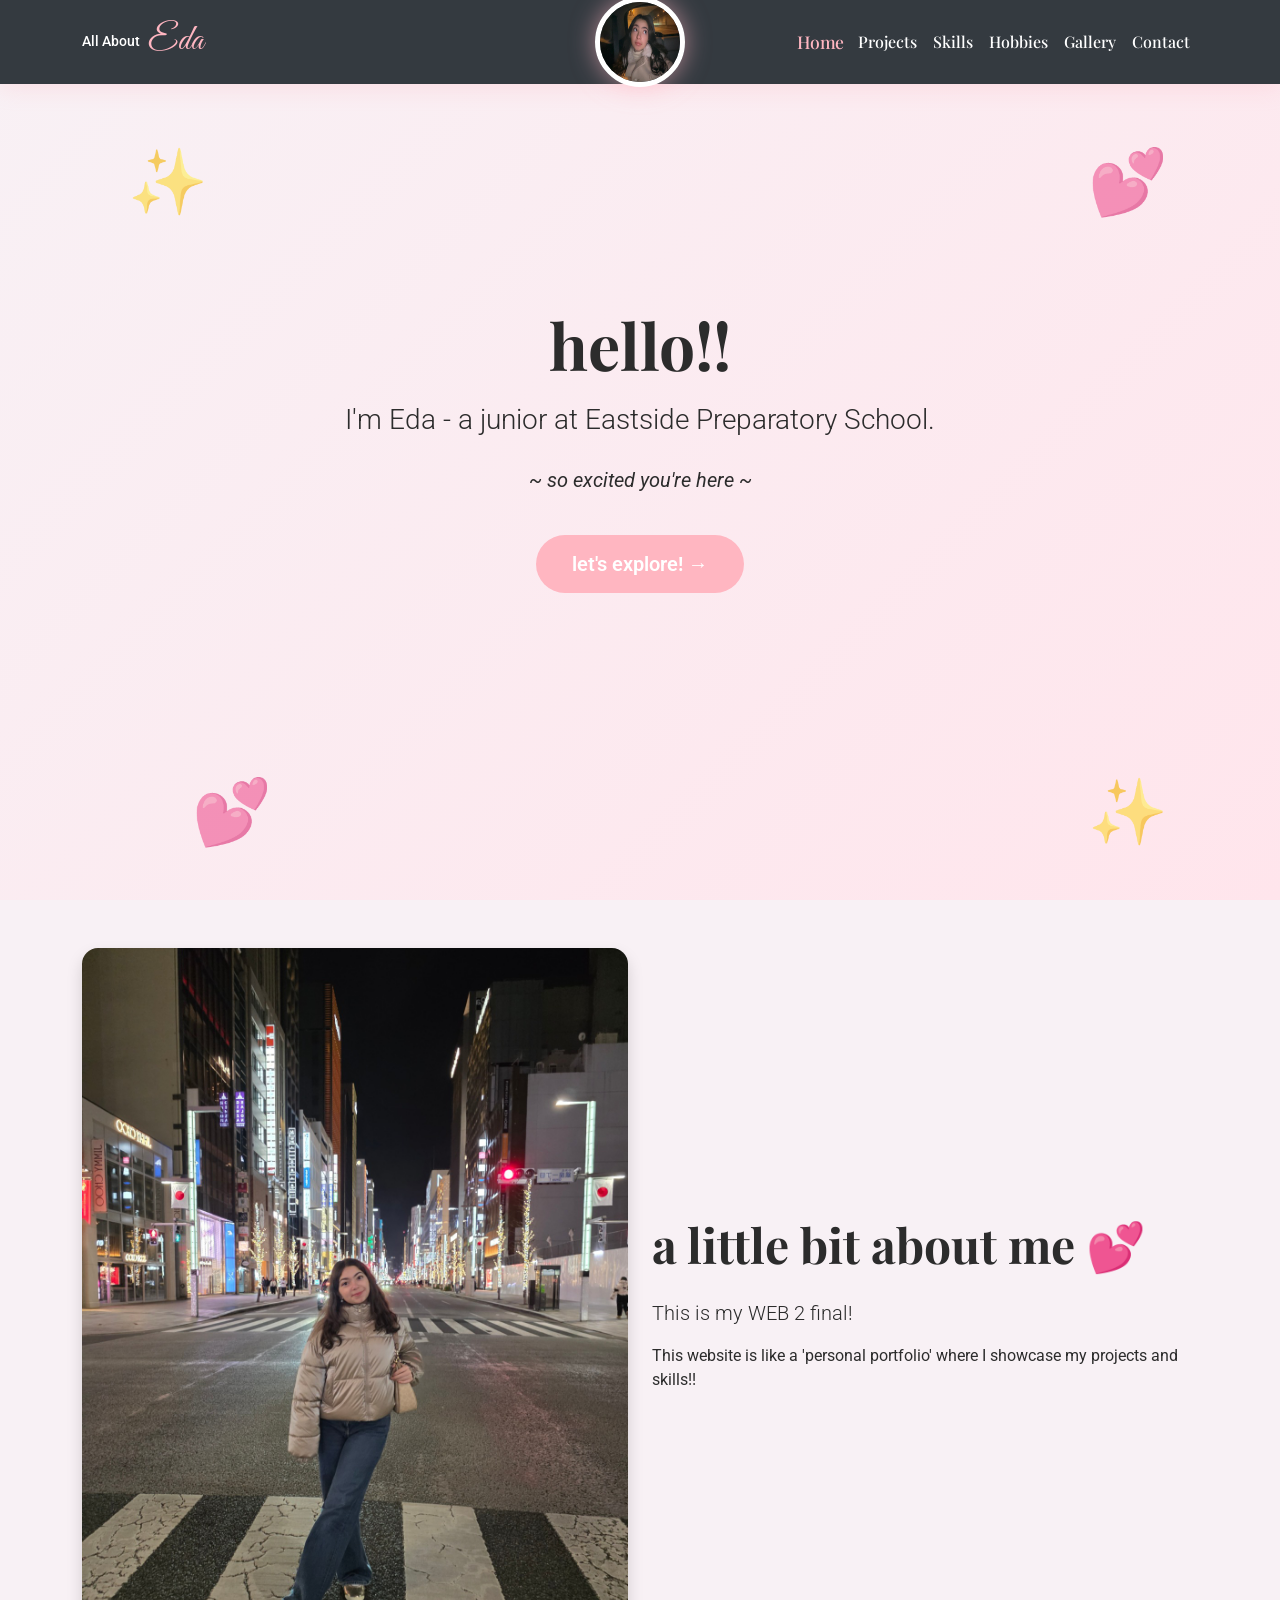
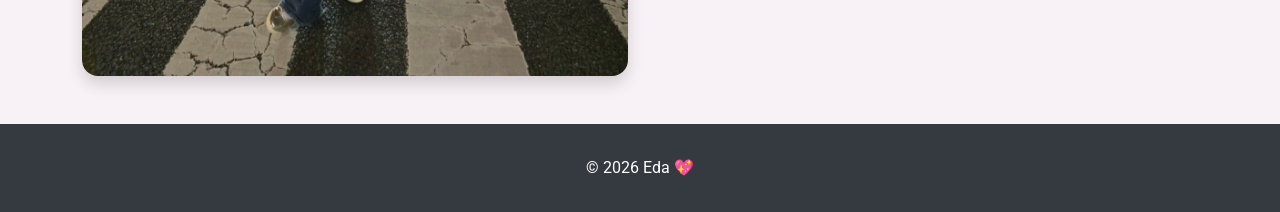
<file: index.html>
<!DOCTYPE html>
<html lang="en">
<head>
  <meta charset="UTF-8">
  <meta name="viewport" content="width=device-width, initial-scale=1.0">
  <title>All About Eda ✨</title>
  <link href="https://cdn.jsdelivr.net/npm/bootstrap@5.3.3/dist/css/bootstrap.min.css" rel="stylesheet">
  <link href="https://fonts.googleapis.com/css2?family=Great+Vibes&family=Playfair+Display:wght@400;700&family=Roboto:wght@300;400;700&display=swap" rel="stylesheet">
  <link href="https://unpkg.com/aos@2.3.1/dist/aos.css" rel="stylesheet">
  <link rel="stylesheet" href="css/styles.css">
</head>
<body>

  <!-- NAVBAR - exactly matches your screenshot vibe + bubbly logo float -->
  <nav class="navbar navbar-expand-lg navbar-dark fixed-top">
    <div class="container position-relative">
      <a class="navbar-brand d-flex align-items-center" href="index.html">
        <span class="brand-regular">All About</span>
        <span class="brand-cursive ms-2">Eda</span>
      </a>

      <img src="images/logo.jpeg" 
           class="navbar-logo position-absolute start-50 translate-middle-x" 
           alt="logo" 
           width="90" height="90">

      <button class="navbar-toggler" type="button" data-bs-toggle="collapse" data-bs-target="#navbarNav" aria-controls="navbarNav" aria-expanded="false" aria-label="Toggle navigation">
        <span class="navbar-toggler-icon"></span>
      </button>

      <div class="collapse navbar-collapse" id="navbarNav">
        <ul class="navbar-nav ms-auto">
          <li class="nav-item"><a class="nav-link active" href="index.html">Home</a></li>
          <li class="nav-item"><a class="nav-link" href="projects.html">Projects</a></li>
          <li class="nav-item"><a class="nav-link" href="skills.html">Skills</a></li>
          <li class="nav-item"><a class="nav-link" href="hobbies.html">Hobbies</a></li>
          <li class="nav-item"><a class="nav-link" href="gallery.html">Gallery</a></li>
          <li class="nav-item"><a class="nav-link" href="contact.html">Contact</a></li>
        </ul>
      </div>
    </div>
  </nav>

  <!-- HERO - super bubbly & pink -->
  <section class="hero text-center d-flex align-items-center justify-content-center" data-aos="fade-down">
    <div class="container">
      <div class="sparkle">✨</div>
      <div class="sparkle2">✨</div>
      <div class="heart">💕</div>
      <div class="heart2">💕</div>
      <h1 class="display-3 fw-bold mb-3">hello!!</h1>
      <p class="lead fs-3 mb-4">I'm Eda - a junior at Eastside Preparatory School.</p>
      <blockquote class="blockquote mx-auto" style="max-width: 600px;">
        <p class="fst-italic">~ so excited you're here ~</p>
      </blockquote>
      <a href="projects.html" class="btn btn-pink btn-lg mt-4">let's explore! →</a>
    </div>
  </section>

  <!-- ABOUT ME -->
  <section class="py-5 bg-light-gray">
    <div class="container">
      <div class="row align-items-center">
        <div class="col-lg-6" data-aos="fade-right">
          <img src="images/cover.jpeg" alt="eda 1" class="img-fluid rounded-4 shadow">
        </div>
        <div class="col-lg-6" data-aos="fade-left">
          <h2 class="display-5 fw-bold mb-4">a little bit about me 💕</h2>
          <p class="lead">This is my WEB 2 final!</p>
          <p>This website is like a 'personal portfolio' where I showcase my projects and skills!!</p>
        </div>
      </div>
    </div>
  </section>

  <footer class="footer text-white text-center">
    <p class="mb-0">© 2026 Eda 💖</p>
  </footer>

  <!-- Scripts -->
  <script src="https://cdn.jsdelivr.net/npm/bootstrap@5.3.3/dist/js/bootstrap.bundle.min.js"></script>
  <script src="https://unpkg.com/aos@2.3.1/dist/aos.js"></script>
  <script>
    AOS.init({ once: true, duration: 1200 });
  </script>
</body>
</html>
</file>
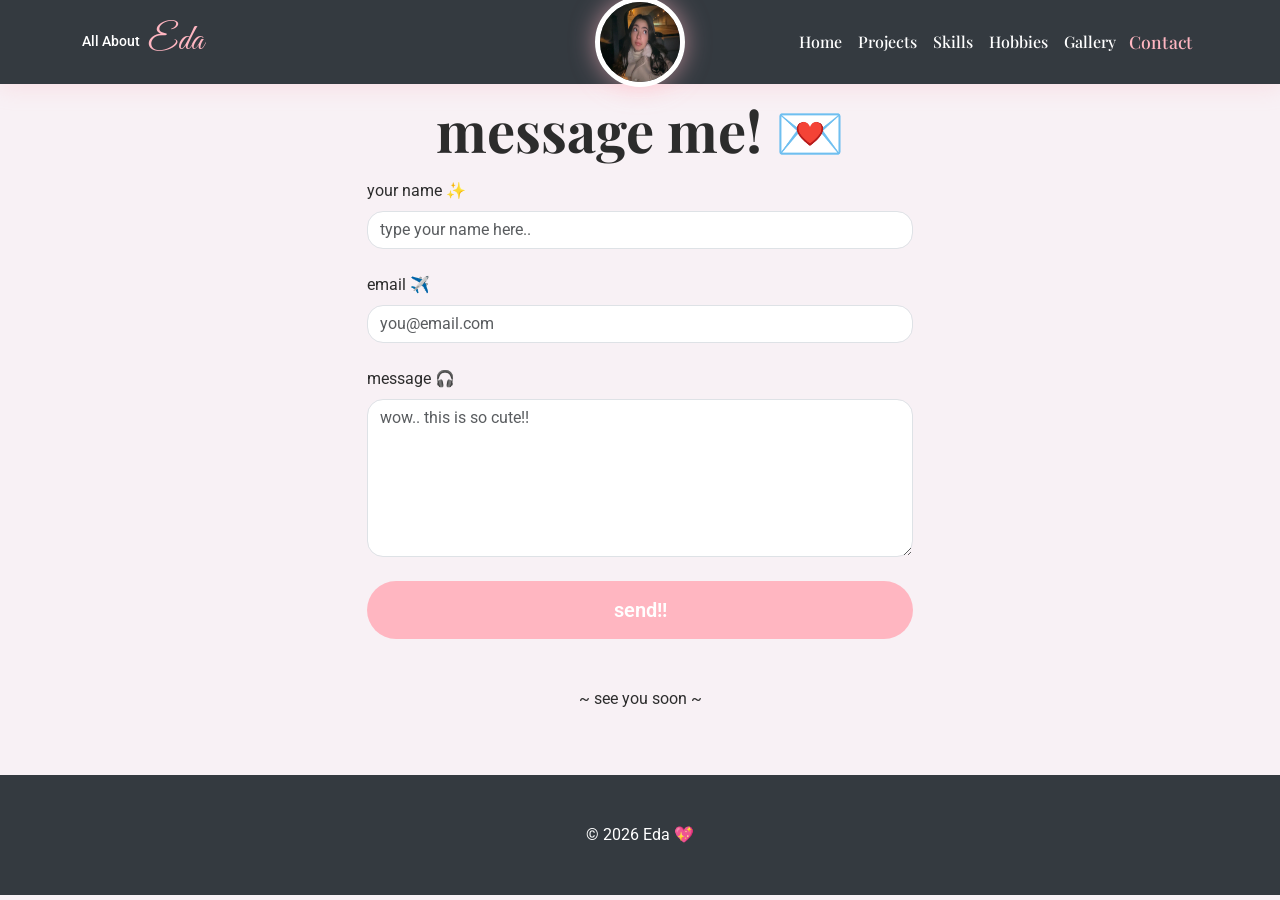
<file: contact.html>
<!DOCTYPE html>
<html lang="en">
<head>
  <meta charset="UTF-8">
  <meta name="viewport" content="width=device-width, initial-scale=1.0">
  <title>Contact - All About Eda ✨</title>
  <link href="https://cdn.jsdelivr.net/npm/bootstrap@5.3.3/dist/css/bootstrap.min.css" rel="stylesheet">
  <link href="https://fonts.googleapis.com/css2?family=Great+Vibes&family=Playfair+Display:wght@400;700&family=Roboto:wght@300;400;700&display=swap" rel="stylesheet">
  <link href="https://unpkg.com/aos@2.3.1/dist/aos.css" rel="stylesheet">
  <link rel="stylesheet" href="css/styles.css">
</head>
<body>

  <nav class="navbar navbar-expand-lg navbar-dark fixed-top">
    <div class="container position-relative">
      <a class="navbar-brand d-flex align-items-center" href="index.html">
        <span class="brand-regular">All About</span>
        <span class="brand-cursive ms-2">Eda</span>
      </a>
      <img src="images/logo.jpeg" class="navbar-logo position-absolute start-50 translate-middle-x" alt="Eda's cute silhouette logo" width="90" height="90">
      <button class="navbar-toggler" type="button" data-bs-toggle="collapse" data-bs-target="#navbarNav" aria-controls="navbarNav" aria-expanded="false" aria-label="Toggle navigation">
        <span class="navbar-toggler-icon"></span>
      </button>
      <div class="collapse navbar-collapse" id="navbarNav">
        <ul class="navbar-nav ms-auto">
          <li class="nav-item"><a class="nav-link" href="index.html">Home</a></li>
          <li class="nav-item"><a class="nav-link" href="projects.html">Projects</a></li>
          <li class="nav-item"><a class="nav-link" href="skills.html">Skills</a></li>
          <li class="nav-item"><a class="nav-link" href="hobbies.html">Hobbies</a></li>
          <li class="nav-item"><a class="nav-link" href="gallery.html">Gallery</a></li>
          <li class="nav-item"><a class="nav-link active" href="contact.html">Contact</a></li>
        </ul>
      </div>
    </div>
  </nav>

  <section class="py-5 mt-5 bg-light-gray">
    <div class="container">
      <h1 class="text-center display-4 fw-bold mb-3" data-aos="fade-up">message me! 💌</h1>

      <div class="row justify-content-center">
        <div class="col-lg-6" data-aos="fade-up">
          
          <form id="contactForm" action="https://formspree.io/f/mqeyzrnq" method="POST">
            
            <input type="text" name="_gotcha" style="display:none">
            
            <input type="hidden" name="_next" value="https://yourdomain.com/contact.html?message=success">

            <div class="mb-4">
              <label class="form-label">your name ✨</label>
              <input type="text" name="name" class="form-control rounded-4" placeholder="type your name here.." required>
            </div>

            <div class="mb-4">
              <label class="form-label">email ✈️</label>
              <input type="email" name="email" class="form-control rounded-4" placeholder="you@email.com" required>
            </div>

            <div class="mb-4">
              <label class="form-label">message 🎧</label>
              <textarea name="message" class="form-control rounded-4" rows="6" placeholder="wow.. this is so cute!!" required></textarea>
            </div>

            <button type="submit" id="submitBtn" class="btn btn-pink btn-lg w-100">send!!</button>
          </form>

          <div class="mt-5 text-center">
            <p>~ see you soon ~</p>
          </div>
        </div>
      </div>
    </div>
  </section>

  <footer class="footer text-white text-center py-5">
    <p class="mb-0">© 2026 Eda  💖</p>
  </footer>

  <script src="https://cdn.jsdelivr.net/npm/bootstrap@5.3.3/dist/js/bootstrap.bundle.min.js"></script>
  <script src="https://unpkg.com/aos@2.3.1/dist/aos.js"></script>
  <script>
    AOS.init({ once: true, duration: 1200 });

    // SUCCESS ALERT LOGIC
    const urlParams = new URLSearchParams(window.location.search);
    if (urlParams.get('message') === 'success') {
      alert("✨ YAY! Message sent successfully! 💖");
      window.history.replaceState(null, null, window.location.pathname);
    }

    // LOADING STATE FOR BUTTON
    document.getElementById('contactForm').addEventListener('submit', function() {
      const button = document.getElementById('submitBtn');
      button.innerHTML = 'sending... 💌';
      button.style.opacity = "0.7";
      button.disabled = true;
    });
  </script>
</body>
</html>
</file>
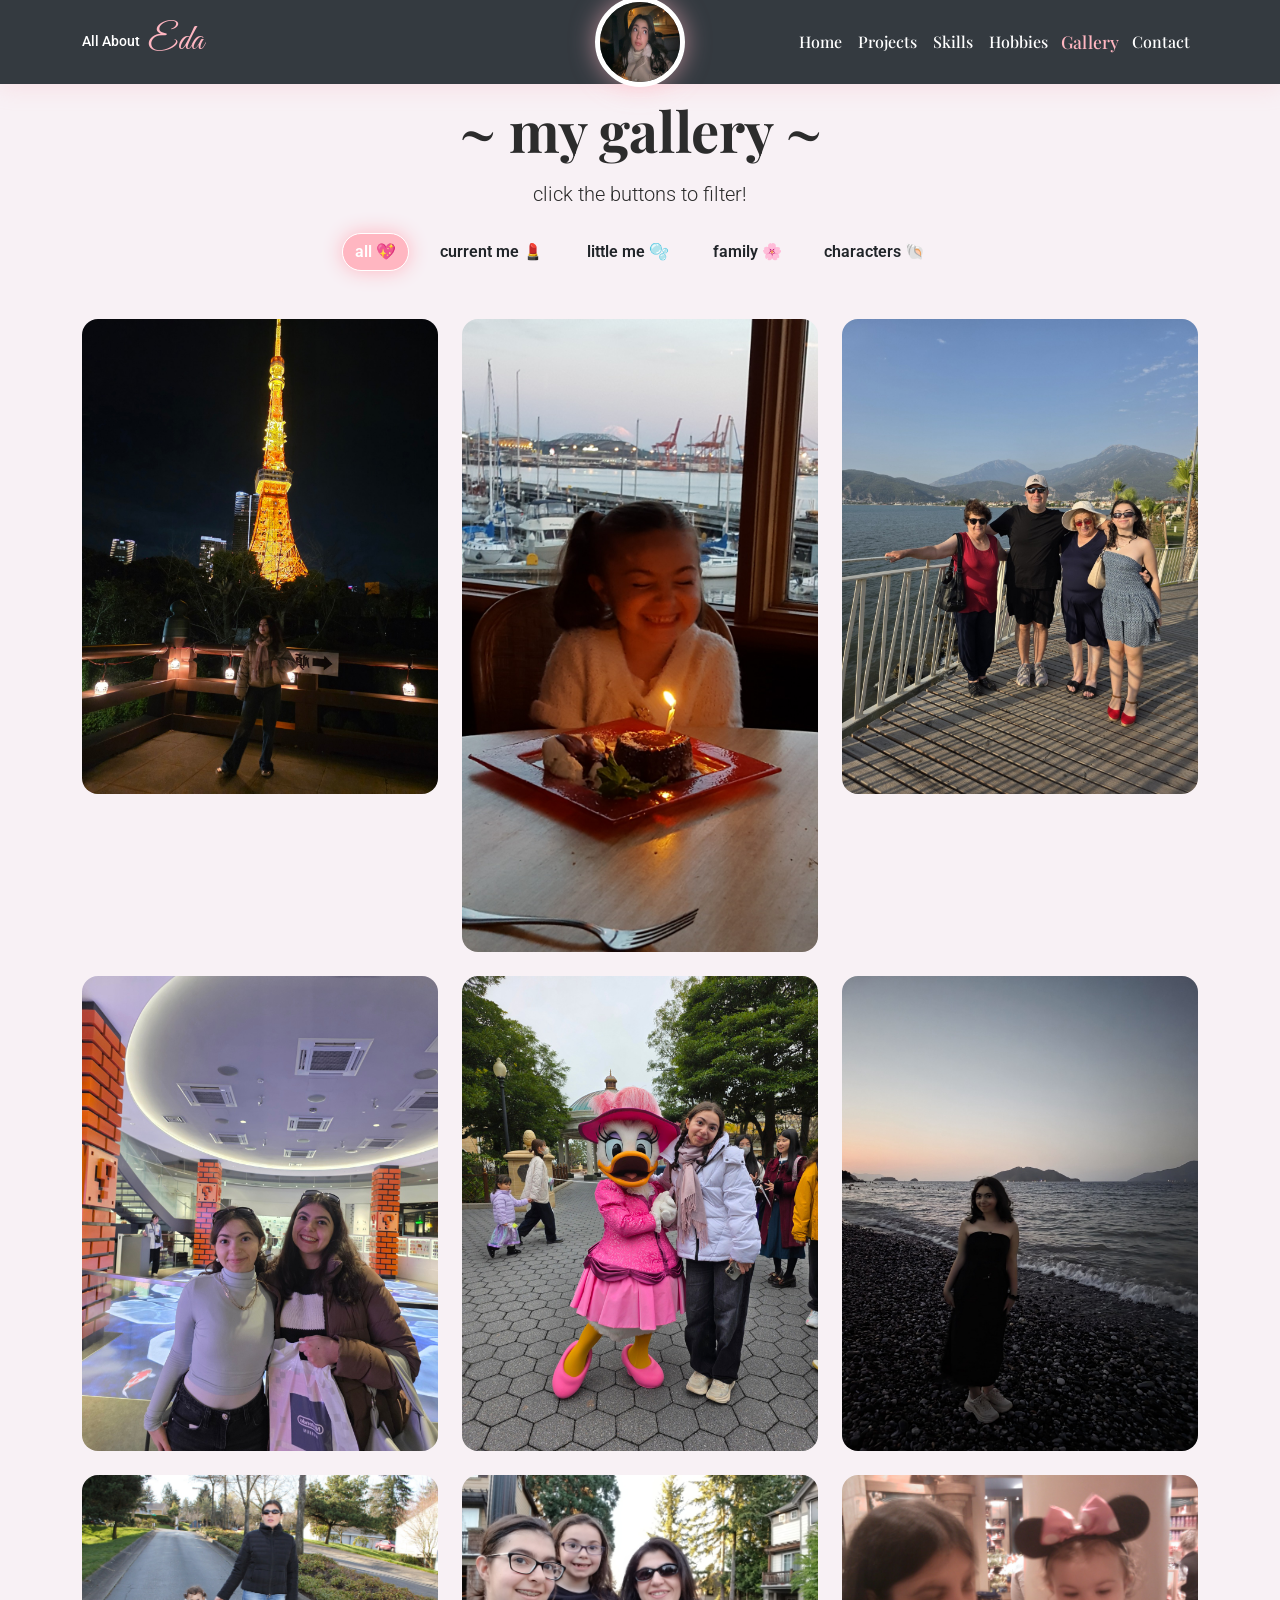
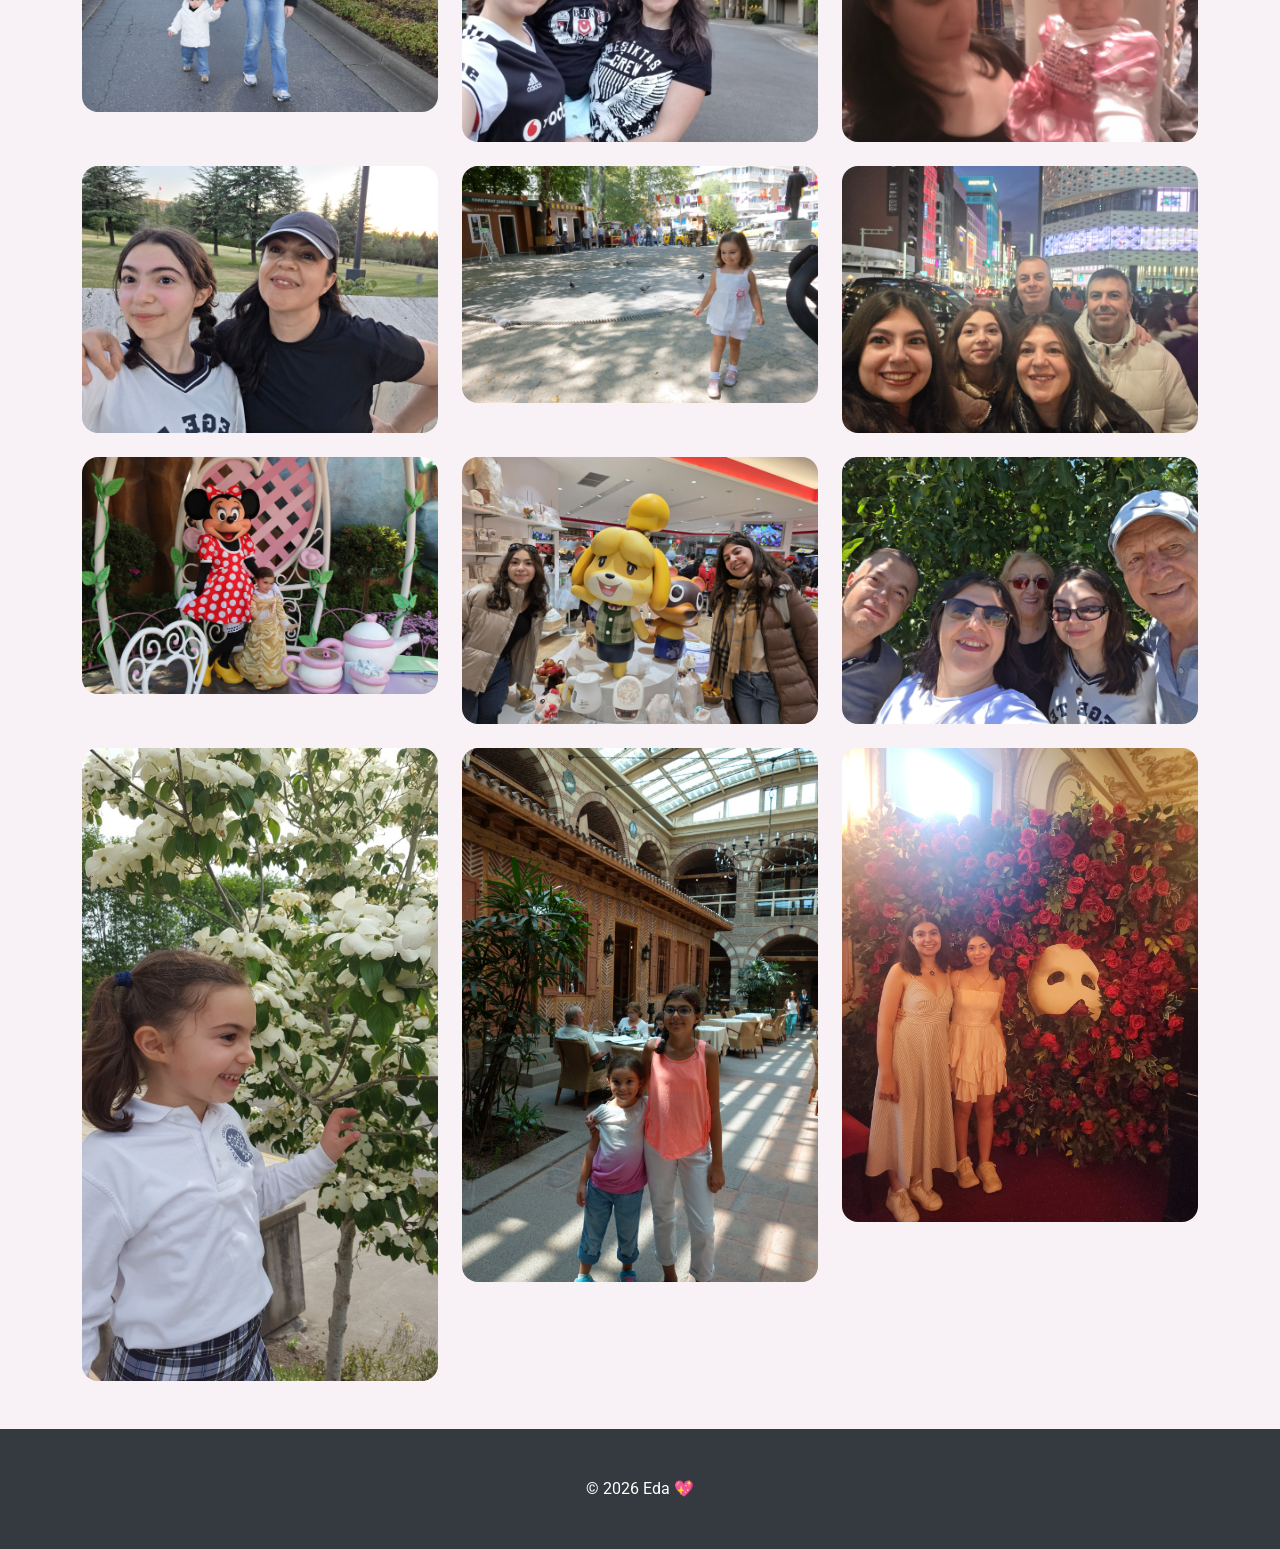
<file: gallery.html>
<!DOCTYPE html>
<html lang="en">
<head>
  <meta charset="UTF-8">
  <meta name="viewport" content="width=device-width, initial-scale=1.0">
  <title>Gallery - All About Eda ✨</title>
  <link href="https://cdn.jsdelivr.net/npm/bootstrap@5.3.3/dist/css/bootstrap.min.css" rel="stylesheet">
  <link href="https://fonts.googleapis.com/css2?family=Great+Vibes&family=Playfair+Display:wght@400;700&family=Roboto:wght@300;400;700&display=swap" rel="stylesheet">
  <link href="https://unpkg.com/aos@2.3.1/dist/aos.css" rel="stylesheet">
  <link rel="stylesheet" href="css/styles.css">
</head>
<body>

  <!-- SAME NAVBAR (Gallery active) -->
  <nav class="navbar navbar-expand-lg navbar-dark fixed-top">
    <div class="container position-relative">
      <a class="navbar-brand d-flex align-items-center" href="index.html">
        <span class="brand-regular">All About</span>
        <span class="brand-cursive ms-2">Eda</span>
      </a>
      <img src="images/logo.jpeg" class="navbar-logo position-absolute start-50 translate-middle-x" alt="Eda's cute silhouette logo" width="90" height="90">
      <button class="navbar-toggler" type="button" data-bs-toggle="collapse" data-bs-target="#navbarNav" aria-controls="navbarNav" aria-expanded="false" aria-label="Toggle navigation">
        <span class="navbar-toggler-icon"></span>
      </button>
      <div class="collapse navbar-collapse" id="navbarNav">
        <ul class="navbar-nav ms-auto">
          <li class="nav-item"><a class="nav-link" href="index.html">Home</a></li>
          <li class="nav-item"><a class="nav-link" href="projects.html">Projects</a></li>
          <li class="nav-item"><a class="nav-link" href="skills.html">Skills</a></li>
          <li class="nav-item"><a class="nav-link" href="hobbies.html">Hobbies</a></li>
          <li class="nav-item"><a class="nav-link active" href="gallery.html">Gallery</a></li>
          <li class="nav-item"><a class="nav-link" href="contact.html">Contact</a></li>
        </ul>
      </div>
    </div>
  </nav>

  <section class="py-5 mt-5">
    <div class="container">
      <h1 class="text-center display-4 fw-bold mb-3" data-aos="fade-up">~ my gallery ~</h1>
      <p class="text-center lead mb-4" data-aos="fade-up" data-aos-delay="100">click the buttons to filter!</p>

      <!-- FILTER BUTTONS -->
      <div class="text-center mb-5" data-aos="fade-up" data-aos-delay="200">
        <button onclick="filterGallery('all')" class="btn btn-filter active me-2">all 💖</button>
        <button onclick="filterGallery('current')" class="btn btn-filter me-2">current me 💄</button>
        <button onclick="filterGallery('little')" class="btn btn-filter me-2">little me 🫧</button>
        <button onclick="filterGallery('family')" class="btn btn-filter">family 🌸</button>
        <button onclick="filterGallery('character')" class="btn btn-filter">characters 🐚</button>
      </div>

      <div class="row g-4" id="galleryGrid">
        <!-- Filled by JS but also static for SEO/accessibility -->
        <div class="col-md-4 gallery-item" data-category="current">
          <img src="images/noweda2.jpeg" alt="Me in front of the Tokyo Tower" class="img-fluid rounded-4 gallery-img">
        </div>
        <div class="col-md-4 gallery-item" data-category="little">
          <img src="images/littleeda5.jpeg" alt="Birthday" class="img-fluid rounded-4 gallery-img">
        </div>
        <div class="col-md-4 gallery-item" data-category="family">
          <img src="images/familyeda4.jpeg" alt="Me with my family" class="img-fluid rounded-4 gallery-img">
        </div>
        <div class="col-md-4 gallery-item" data-category="current">
          <img src="images/noweda3.jpeg" alt="With my sister at the Nintendo Museum" class="img-fluid rounded-4 gallery-img">
        </div>
        <div class="col-md-4 gallery-item" data-category="character">
          <img src="images/charactereda3.jpeg" alt="Me with daisy duck" class="img-fluid rounded-4 gallery-img">
        </div>
        <div class="col-md-4 gallery-item" data-category="current">
          <img src="images/noweda1.jpeg" alt="Me at the beach in Turkey" class="img-fluid rounded-4 gallery-img">
        </div>
        <div class="col-md-4 gallery-item" data-category="little">
          <img src="images/littleeda6.jpeg" alt="Me with my sister" class="img-fluid rounded-4 gallery-img">
        </div>
        <div class="col-md-4 gallery-item" data-category="family">
          <img src="images/familyeda1.jpeg" alt="Me with my mom and sister" class="img-fluid rounded-4 gallery-img">
        </div>
        <div class="col-md-4 gallery-item" data-category="character">
          <img src="images/charactereda2.jpeg" alt="Me with my mom" class="img-fluid rounded-4 gallery-img">
        </div>
        <div class="col-md-4 gallery-item" data-category="current">
          <img src="images/noweda4.jpeg" alt="Me with my mom" class="img-fluid rounded-4 gallery-img">
        </div>
        <div class="col-md-4 gallery-item" data-category="little">
          <img src="images/littleeda2.jpeg" alt="Me walking around" class="img-fluid rounded-4 gallery-img">
        </div>
        <div class="col-md-4 gallery-item" data-category="family">
          <img src="images/familyeda2.jpeg" alt="My family in Japan" class="img-fluid rounded-4 gallery-img">
        </div>
        <div class="col-md-4 gallery-item" data-category="character">
          <img src="images/charactereda1.jpeg" alt="Me with Minnie Mouse" class="img-fluid rounded-4 gallery-img">
        </div>
        <div class="col-md-4 gallery-item" data-category="character">
          <img src="images/charactereda4.jpeg" alt="Me with my sister and isabelle" class="img-fluid rounded-4 gallery-img">
        </div>
        <div class="col-md-4 gallery-item" data-category="family">
          <img src="images/familyeda3.jpeg" alt="Me with my grandparents" class="img-fluid rounded-4 gallery-img">
        </div>
        <div class="col-md-4 gallery-item" data-category="little">
          <img src="images/littleeda4.jpeg" alt="Me with a tree" class="img-fluid rounded-4 gallery-img">
        </div>
        <div class="col-md-4 gallery-item" data-category="little">
          <img src="images/littleeda1.jpeg" alt="Me with my sister" class="img-fluid rounded-4 gallery-img">
        </div>
        <div class="col-md-4 gallery-item" data-category="family">
          <img src="images/familyeda5.jpeg" alt="Me with my sister" class="img-fluid rounded-4 gallery-img">
        </div>
      </div>
    </div>
  </section>

  <footer class="footer text-white text-center py-5">
    <p class="mb-0">© 2026 Eda 💖</p>
  </footer>

  <script src="https://cdn.jsdelivr.net/npm/bootstrap@5.3.3/dist/js/bootstrap.bundle.min.js"></script>
  <script src="https://unpkg.com/aos@2.3.1/dist/aos.js"></script>
  <script>
    AOS.init({ once: true, duration: 1200 });

    function filterGallery(category) {
      const items = document.querySelectorAll('.gallery-item');
      const buttons = document.querySelectorAll('.btn-filter');
      
      buttons.forEach(btn => btn.classList.remove('active'));
      event.target.classList.add('active');

      items.forEach(item => {
        if (category === 'all') {
          item.style.display = 'block';
        } else {
          item.style.display = item.dataset.category === category ? 'block' : 'none';
        }
      });
    }
  </script>
</body>
</html>
</file>
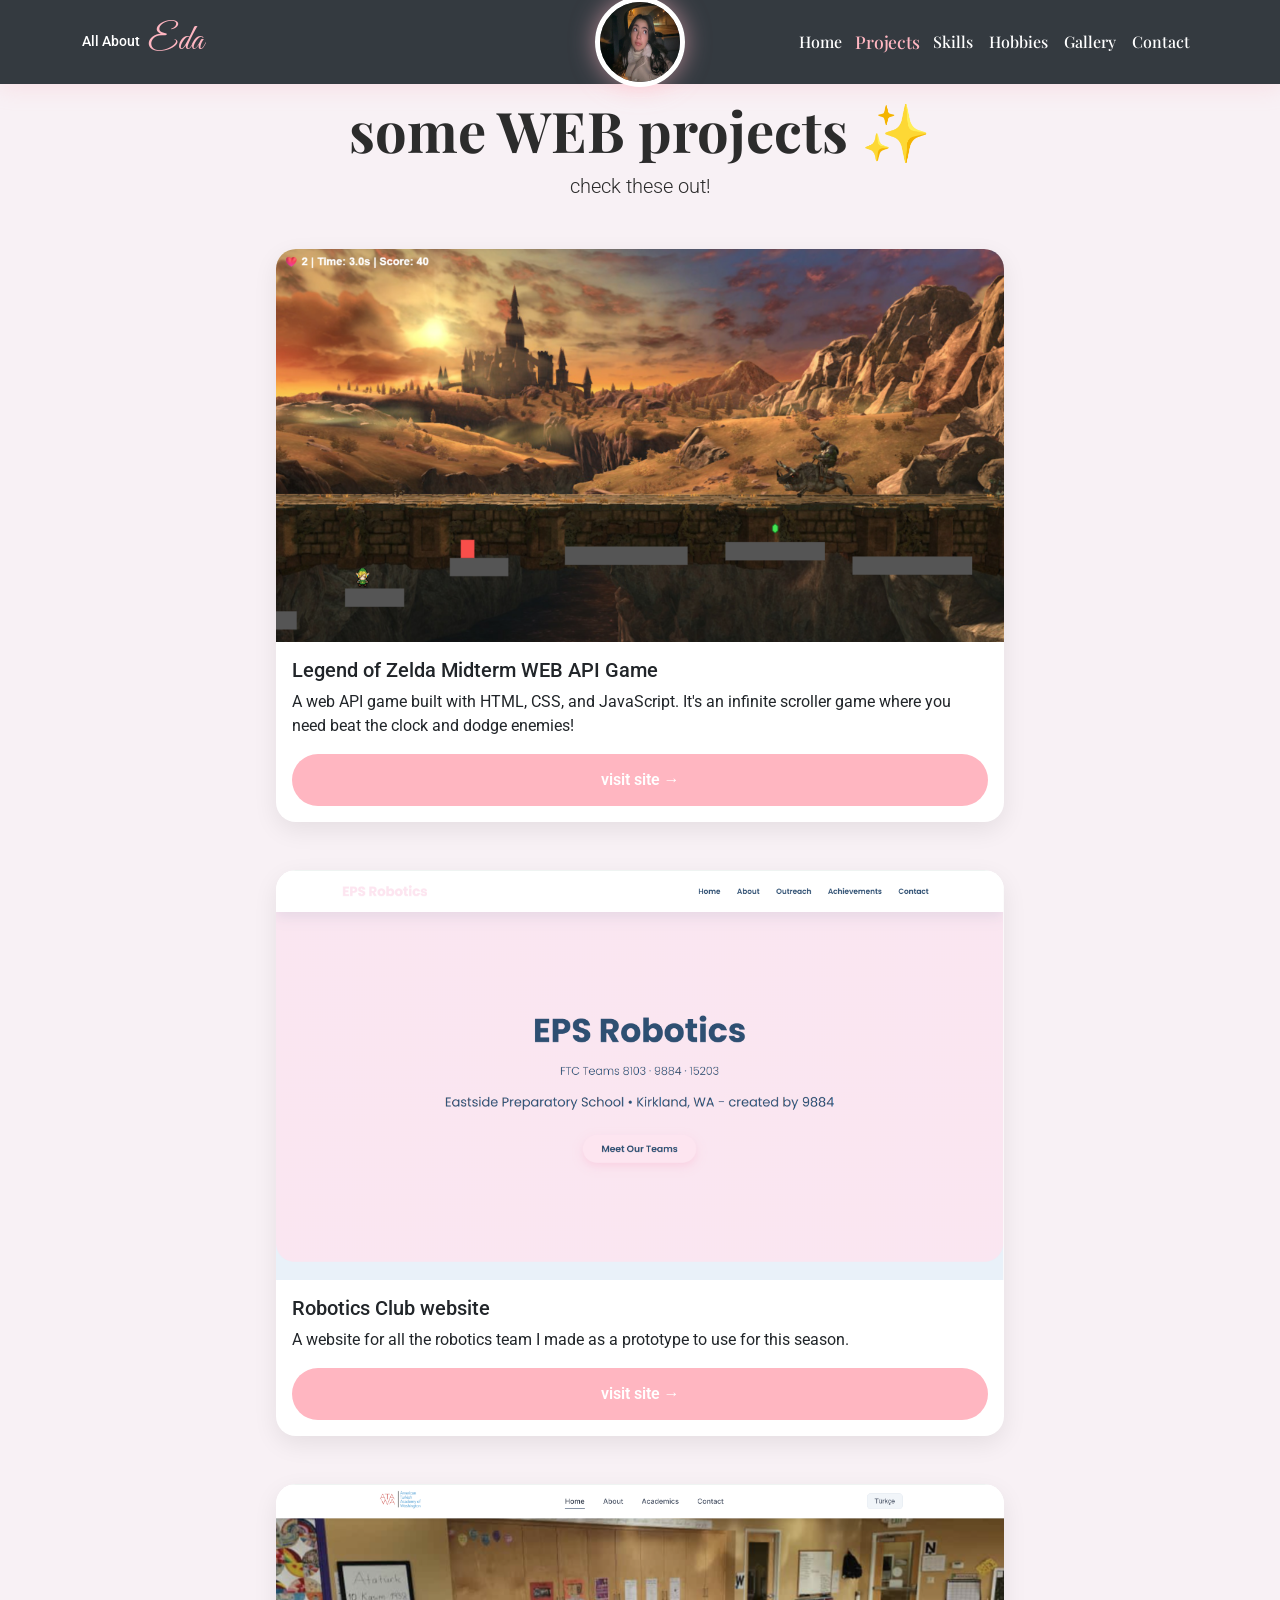
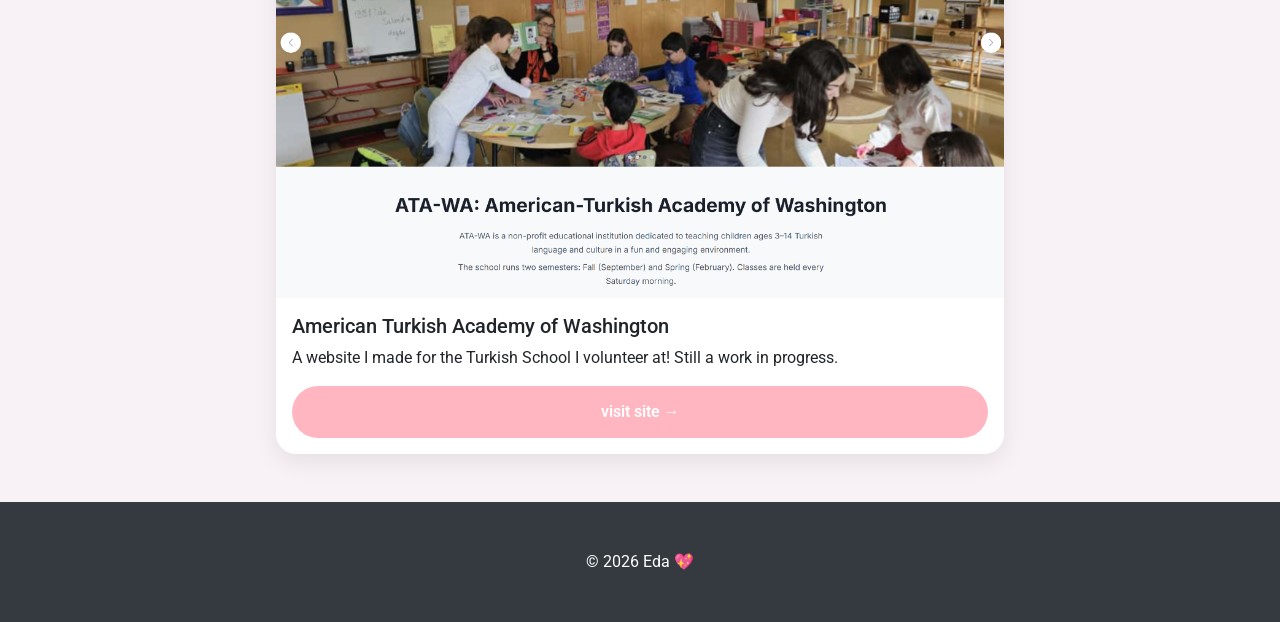
<file: projects.html>
<!DOCTYPE html>
<html lang="en">
<head>
  <meta charset="UTF-8">
  <meta name="viewport" content="width=device-width, initial-scale=1.0">
  <title>Projects - All About Eda ✨</title>
  <link href="https://cdn.jsdelivr.net/npm/bootstrap@5.3.3/dist/css/bootstrap.min.css" rel="stylesheet">
  <link href="https://fonts.googleapis.com/css2?family=Great+Vibes&family=Playfair+Display:wght@400;700&family=Roboto:wght@300;400;700&display=swap" rel="stylesheet">
  <link href="https://unpkg.com/aos@2.3.1/dist/aos.css" rel="stylesheet">
  <link rel="stylesheet" href="css/styles.css">
</head>
<body>

  <!-- SAME NAVBAR AS INDEX (copy-paste this block into every page) -->
  <nav class="navbar navbar-expand-lg navbar-dark fixed-top">
    <div class="container position-relative">
      <a class="navbar-brand d-flex align-items-center" href="index.html">
        <span class="brand-regular">All About</span>
        <span class="brand-cursive ms-2">Eda</span>
      </a>
      <img src="images/logo.jpeg" class="navbar-logo position-absolute start-50 translate-middle-x" alt="Eda's cute silhouette logo" width="90" height="90">
      <button class="navbar-toggler" type="button" data-bs-toggle="collapse" data-bs-target="#navbarNav" aria-controls="navbarNav" aria-expanded="false" aria-label="Toggle navigation">
        <span class="navbar-toggler-icon"></span>
      </button>
      <div class="collapse navbar-collapse" id="navbarNav">
        <ul class="navbar-nav ms-auto">
          <li class="nav-item"><a class="nav-link" href="index.html">Home</a></li>
          <li class="nav-item"><a class="nav-link active" href="projects.html">Projects</a></li>
          <li class="nav-item"><a class="nav-link" href="skills.html">Skills</a></li>
          <li class="nav-item"><a class="nav-link" href="hobbies.html">Hobbies</a></li>
          <li class="nav-item"><a class="nav-link" href="gallery.html">Gallery</a></li>
          <li class="nav-item"><a class="nav-link" href="contact.html">Contact</a></li>
        </ul>
      </div>
    </div>
  </nav>

  <section class="py-5 mt-5 bg-light-gray">
    <div class="container">
      <h1 class="text-center display-4 fw-bold mb-2" data-aos="fade-up">some WEB projects ✨</h1>
      <p class="text-center lead mb-5" data-aos="fade-up" data-aos-delay="200">check these out!</p>

      <div class="row g-5 justify-content-center">
        <!-- Project 1 -->
        <div class="col-lg-8 col-md-10" data-aos="fade-up">
          <div class="card h-100">
            <img src="images/legendofzelda.png" class="card-img-top" alt="Legend of Zelda Midterm WEB API Game">
            <div class="card-body d-flex flex-column">
              <h5 class="card-title">Legend of Zelda Midterm WEB API Game</h5>
              <p class="card-text flex-grow-1">A web API game built with HTML, CSS, and JavaScript. It's an infinite scroller game where you need beat the clock and dodge enemies!</p>
              <a href="https://midterm-5id1.onrender.com/" class="btn btn-pink mt-auto">visit site →</a>
            </div>
          </div>
        </div>

        <!-- Project 2 -->
        <div class="col-lg-8 col-md-10" data-aos="fade-up" data-aos-delay="150">
          <div class="card h-100">
            <img src="images/robotics.png" class="card-img-top" alt="Robotics Club website">
            <div class="card-body d-flex flex-column">
              <h5 class="card-title">Robotics Club website</h5>
              <p class="card-text flex-grow-1">A website for all the robotics team I made as a prototype to use for this season.</p>
              <a href="https://eda504.github.io/robotics/" class="btn btn-pink mt-auto">visit site →</a>
            </div>
          </div>
        </div>

        <!-- Project 3 -->
        <div class="col-lg-8 col-md-10" data-aos="fade-up" data-aos-delay="300">
          <div class="card h-100">
            <img src="images/atawa.png" class="card-img-top" alt="ATAWA">
            <div class="card-body d-flex flex-column">
              <h5 class="card-title">American Turkish Academy of Washington</h5>
              <p class="card-text flex-grow-1">A website I made for the Turkish School I volunteer at! Still a work in progress.</p>
              <a href="https://eda504.github.io/ATAWA/" class="btn btn-pink mt-auto">visit site →</a>
            </div>
          </div>
        </div>
      </div>
    </div>
  </section>

  <footer class="footer text-white text-center py-5">
    <p class="mb-0">© 2026 Eda 💖</p>
  </footer>

  <script src="https://cdn.jsdelivr.net/npm/bootstrap@5.3.3/dist/js/bootstrap.bundle.min.js"></script>
  <script src="https://unpkg.com/aos@2.3.1/dist/aos.js"></script>
  <script>AOS.init({ once: true, duration: 1200 });</script>
</body>
</html>
</file>
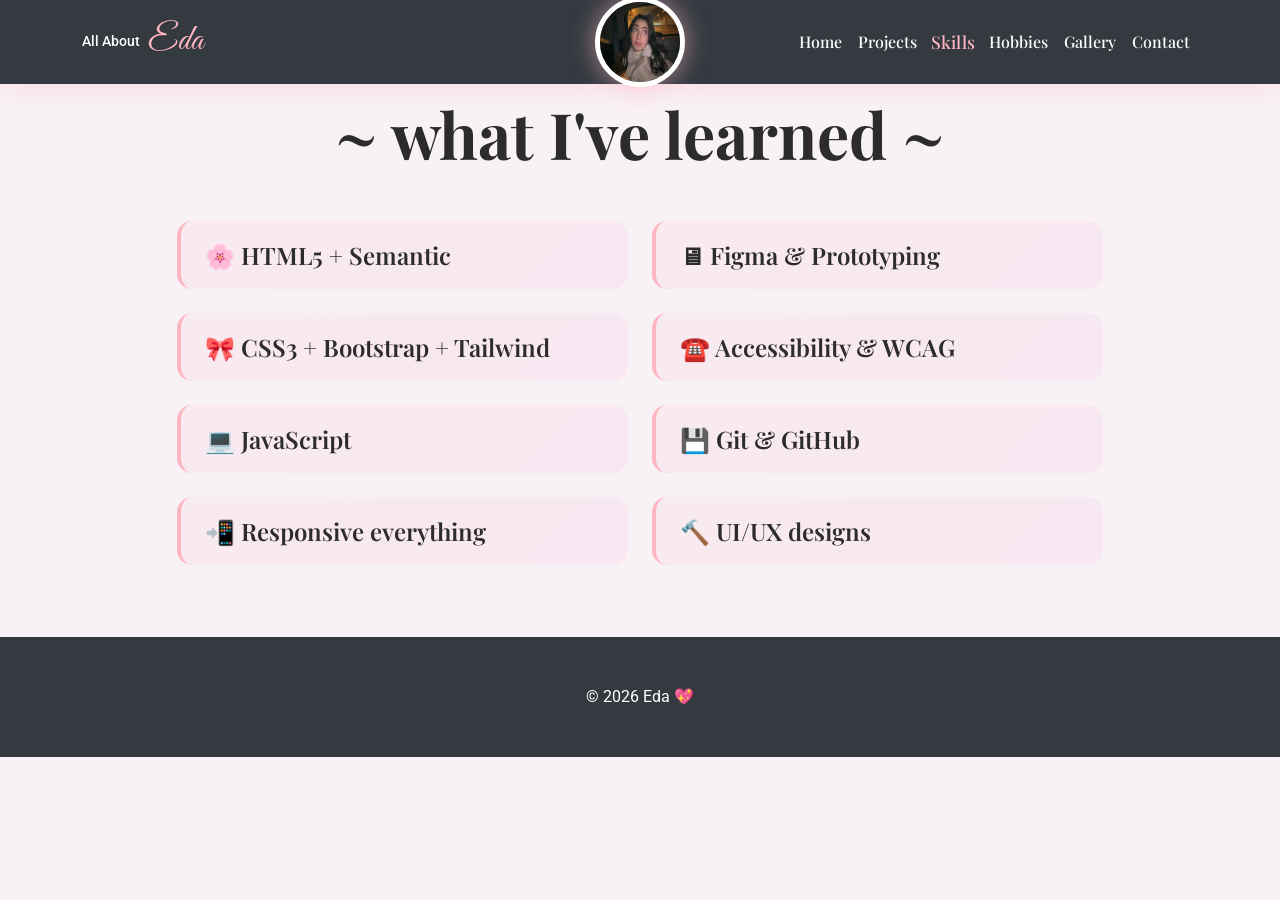
<file: skills.html>
<!DOCTYPE html>
<html lang="en">
<head>
  <meta charset="UTF-8">
  <meta name="viewport" content="width=device-width, initial-scale=1.0">
  <title>Skills - All About Eda ✨</title>
  <link href="https://cdn.jsdelivr.net/npm/bootstrap@5.3.3/dist/css/bootstrap.min.css" rel="stylesheet">
  <link href="https://fonts.googleapis.com/css2?family=Great+Vibes&family=Playfair+Display:wght@400;700&family=Roboto:wght@300;400;700&display=swap" rel="stylesheet">
  <link href="https://unpkg.com/aos@2.3.1/dist/aos.css" rel="stylesheet">
  <link rel="stylesheet" href="css/styles.css">
</head>
<body>

  <!-- SAME NAVBAR (Skills active) -->
  <nav class="navbar navbar-expand-lg navbar-dark fixed-top">
    <div class="container position-relative">
      <a class="navbar-brand d-flex align-items-center" href="index.html">
        <span class="brand-regular">All About</span>
        <span class="brand-cursive ms-2">Eda</span>
      </a>
      <img src="images/logo.jpeg" class="navbar-logo position-absolute start-50 translate-middle-x" alt="Eda's cute silhouette logo" width="90" height="90">
      <button class="navbar-toggler" type="button" data-bs-toggle="collapse" data-bs-target="#navbarNav" aria-controls="navbarNav" aria-expanded="false" aria-label="Toggle navigation">
        <span class="navbar-toggler-icon"></span>
      </button>
      <div class="collapse navbar-collapse" id="navbarNav">
        <ul class="navbar-nav ms-auto">
          <li class="nav-item"><a class="nav-link" href="index.html">Home</a></li>
          <li class="nav-item"><a class="nav-link" href="projects.html">Projects</a></li>
          <li class="nav-item"><a class="nav-link active" href="skills.html">Skills</a></li>
          <li class="nav-item"><a class="nav-link" href="hobbies.html">Hobbies</a></li>
          <li class="nav-item"><a class="nav-link" href="gallery.html">Gallery</a></li>
          <li class="nav-item"><a class="nav-link" href="contact.html">Contact</a></li>
        </ul>
      </div>
    </div>
  </nav>

  <section class="py-5 mt-5">
    <div class="container">
      <h1 class="text-center display-3 fw-bold mb-5" data-aos="fade-up">~ what I've learned ~</h1>

      <div class="row justify-content-center">
        <div class="col-lg-10">
          <div class="row g-4" data-aos="fade-up">
            <div class="col-md-6">
              <ul class="list-unstyled skill-list">
                <li class="mb-4 fs-4">🌸 HTML5 + Semantic</li>
                <li class="mb-4 fs-4">🎀 CSS3 + Bootstrap + Tailwind</li>
                <li class="mb-4 fs-4">💻 JavaScript</li>
                <li class="mb-4 fs-4">📲 Responsive everything</li>
              </ul>
            </div>
            <div class="col-md-6">
              <ul class="list-unstyled skill-list">
                <li class="mb-4 fs-4">🖥 Figma &amp; Prototyping</li>
                <li class="mb-4 fs-4">☎️ Accessibility &amp; WCAG</li>
                <li class="mb-4 fs-4">💾 Git &amp; GitHub</li>
                <li class="mb-4 fs-4">🔨 UI/UX designs</li>
              </ul>
            </div>
          </div>
        </div>
      </div>
    </div>
  </section>

  <footer class="footer text-white text-center py-5">
    <p class="mb-0">© 2026 Eda  💖</p>
  </footer>

  <script src="https://cdn.jsdelivr.net/npm/bootstrap@5.3.3/dist/js/bootstrap.bundle.min.js"></script>
  <script src="https://unpkg.com/aos@2.3.1/dist/aos.js"></script>
  <script>AOS.init({ once: true, duration: 1200 });</script>
</body>
</html>
</file>
<file: css/styles.css>
/* css/styles.css - FULL BUBBLY & CUTE VERSION */
:root {
  --baby-pink: #FFB6C1;
  --light-pink: #FFE5EC;
  --light-gray: #F8F1F5;
  --dark-gray: #343a40;
  --accent: #FF99CC;
}

body {
  font-family: 'Roboto', sans-serif;
  background-color: var(--light-gray);
  color: #2c2c2c;
  overflow-x: hidden;
}

h1, h2, h3, li {
  font-family: 'Playfair Display', serif;
}


/* NAVBAR - screenshot accurate + floating logo */
.navbar {
  background-color: var(--dark-gray) !important;
  padding: 1.2rem 0;
  box-shadow: 0 4px 20px rgba(255, 182, 193, 0.3);
}

.navbar-brand {
  font-size: 2rem;
  line-height: 1;
  color: white !important;
}

.brand-regular {
  font-size: 0.9rem;
  color: white;
  font-weight: 500;
}

.brand-cursive {
  font-family: 'Great Vibes', cursive;
  font-size: 2.2rem;
  color: var(--baby-pink);
  font-weight: 400;
}

.brand-main {
  font-weight: 700;
  font-style: cursive;
  font-size: 2.1rem;
  color: white;
}

.navbar-logo {
  width: 90px;
  height: 90px;
  border-radius: 50%;
  border: 5px solid white;
  box-shadow: 0 0 25px rgba(255, 182, 193, 0.6);
  transition: all 0.4s;
  animation: gentleFloat 3.5s ease-in-out infinite;
}

@keyframes gentleFloat {
  0%, 100% { transform: translateX(-50%) translateY(-8px); }
  50% { transform: translateX(-50%) translateY(-20px); }
}

.nav-link {
  color: white !important;
  font-weight: 500;
  transition: all 0.3s;
}

.nav-link:hover, .nav-link.active {
  color: var(--baby-pink) !important;
  transform: scale(1.1);
}

/* HERO */
.hero {
  min-height: 100vh;
  background: linear-gradient(135deg, #F8F1F5 0%, #FFE5EC 100%);
  color: #2c2c2c;
  position: relative;
  overflow: hidden;
}

.sparkle {
  position: absolute;
  font-size: 4rem;
  top: 15%;
  left: 10%;
  animation: sparkleAnimR 2s infinite;
  opacity: 0.6;
}

.sparkle2 {
  position: absolute;
  font-size: 4rem;
  top: 85%;
  left: 85%;
  animation: sparkleAnimL 2s infinite;
  opacity: 0.6;
}

.heart {
  position: absolute;
  font-size: 4rem;
  top: 15%;
  left: 85%;
  animation: sparkleAnimL 2s infinite;
  opacity: 0.6;
}

.heart2 {
  position: absolute;
  font-size: 4rem;
  top: 85%;
  left: 15%;
  animation: sparkleAnimR 2s infinite;
  opacity: 0.6;
}

@keyframes sparkleAnimR {
  0%, 100% { transform: scale(1) rotate(0deg); }
  50% { transform: scale(1.4) rotate(20deg); }
}

@keyframes sparkleAnimL {
  0%, 100% { transform: scale(1) rotate(0deg); }
  50% { transform: scale(1.4) rotate(-20deg); }
}

/* BUTTONS - super bubbly */
.btn-pink {
  background: var(--baby-pink);
  color: white;
  border: none;
  border-radius: 50px;
  padding: 14px 36px;
  font-weight: 600;
  transition: all 0.4s cubic-bezier(0.68, -0.55, 0.27, 1.55);
}

.btn-pink:hover {
  transform: scale(1.15) rotate(3deg);
  box-shadow: 0 0 30px rgba(255, 182, 193, 0.7);
  background: #ff99cc;
}

/* CARDS */
.card {
  border: none;
  border-radius: 20px;
  overflow: hidden;
  box-shadow: 0 8px 25px rgba(0,0,0,0.08);
  transition: all 0.4s cubic-bezier(0.68, -0.55, 0.27, 1.55);
}

.card:hover {
  transform: scale(1.06) translateY(-15px) rotate(2deg);
  box-shadow: 0 20px 40px rgba(255, 182, 193, 0.3);
}

/* GALLERY HOVER SPARKLE */
.gallery-img {
  transition: all 0.5s;
  position: relative;
}

.gallery-img:hover {
  transform: scale(1.1);
  filter: brightness(1.15) saturate(1.3);
}

.gallery-img:hover::after {
  content: "💖";
  position: absolute;
  top: 50%;
  left: 50%;
  transform: translate(-50%, -50%);
  font-size: 3rem;
  opacity: 0.9;
  animation: popHeart 0.6s;
}

@keyframes popHeart {
  0% { transform: translate(-50%, -50%) scale(0); }
  70% { transform: translate(-50%, -50%) scale(1.4); }
  100% { transform: translate(-50%, -50%) scale(1); }
}

/* FOOTER */
.footer {
  background: var(--dark-gray);
  width: 100%;
  margin: 0;
  padding: 2rem 0;
  position: relative;
  bottom: 0;
}

/* SKILL LIST FLAIR */
.skill-list li {
  padding: 1rem 1.5rem;
  background: linear-gradient(135deg, rgba(255, 182, 193, 0.1), rgba(255, 153, 204, 0.1));
  border-radius: 15px;
  border-left: 4px solid var(--baby-pink);
  transition: all 0.3s ease;
  font-weight: 600;
  color: #2c2c2c;
}

.skill-list li:hover {
  transform: translateX(10px) scale(1.02);
  background: linear-gradient(135deg, rgba(255, 182, 193, 0.2), rgba(255, 153, 204, 0.2));
  box-shadow: 0 5px 15px rgba(255, 182, 193, 0.3);
}

/* FILTER BUTTONS */
.btn-filter {
  border-radius: 50px;
  margin: 0 6px;
  font-weight: 600;
}

.btn-filter.active {
  background: var(--baby-pink) !important;
  color: white !important;
  box-shadow: 0 0 20px var(--baby-pink);
}
</file>
